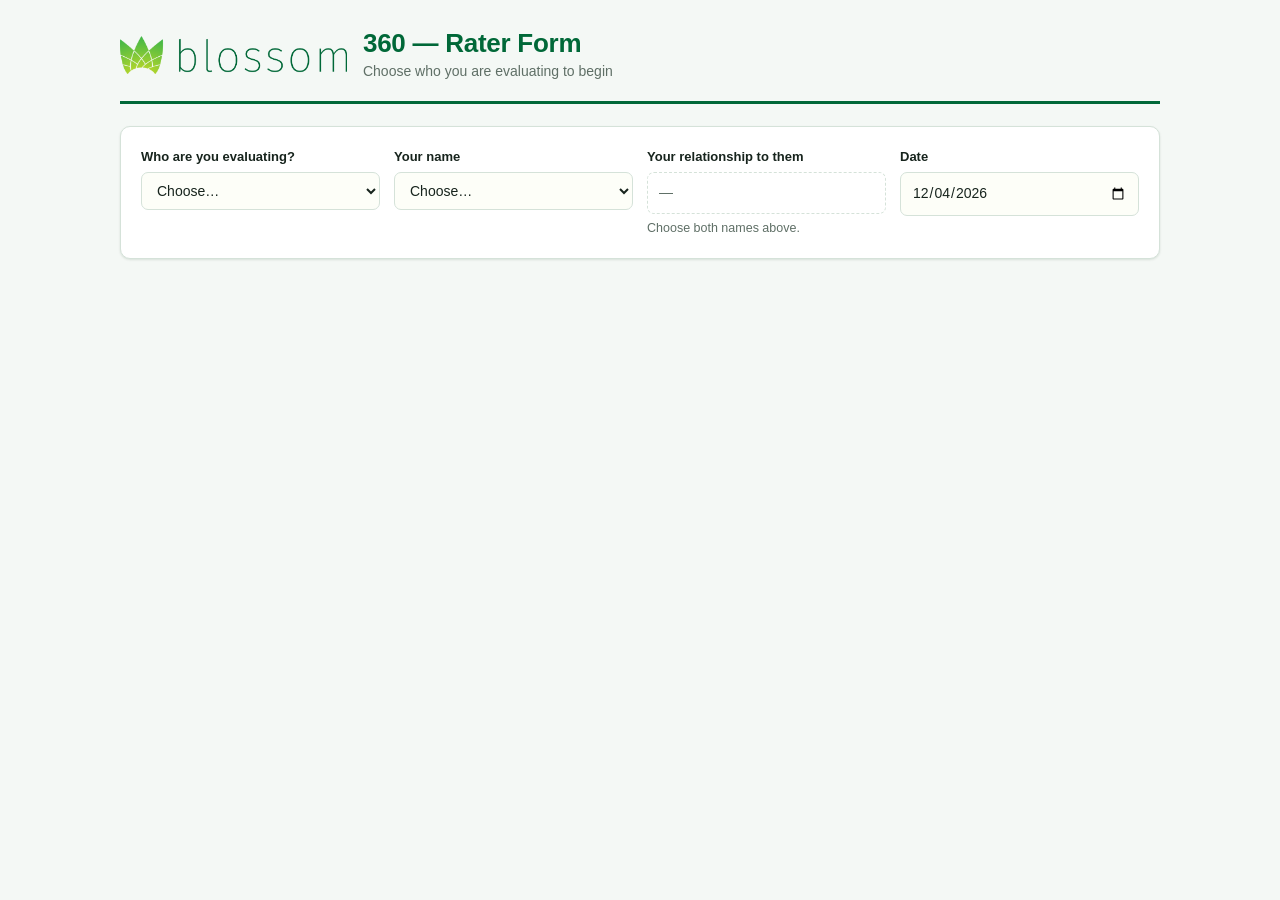
<file: index.html>
<!doctype html>
<html lang="en">
<head>
<meta charset="utf-8">
<meta name="viewport" content="width=device-width,initial-scale=1">
<meta name="robots" content="noindex,nofollow">
<title>Blossom 360 — Rater Form</title>
<link rel="icon" type="image/svg+xml" href="assets/blossom-logomark.svg">
<link rel="icon" type="image/png" sizes="64x64" href="assets/favicon-64.png">
<link rel="apple-touch-icon" href="assets/apple-touch-icon.png">
<meta name="theme-color" content="#006838">
<link rel="stylesheet" href="assets/styles.css?v=12">
</head>
<body>
<div class="wrap">
  <header class="masthead">
    <img src="assets/blossom-logo.png" alt="Blossom">
    <div class="titles">
      <h1 id="pageTitle">360 — Rater Form</h1>
      <p class="sub" id="pageSub">Choose who you are evaluating to begin</p>
    </div>
  </header>

  <div class="card">
    <div class="grid g4">
      <div>
        <label for="evaluee">Who are you evaluating?</label>
        <select id="evaluee"><option value="">Choose…</option></select>
        <div class="small muted" id="roleHint" style="margin-top:5px"></div>
      </div>
      <div>
        <label for="rater">Your name</label>
        <select id="rater"><option value="">Choose…</option></select>
      </div>
      <div>
        <label>Your relationship to them</label>
        <div class="readonly" id="relDisplay">—</div>
        <div class="small muted" id="relHint" style="margin-top:5px"></div>
      </div>
      <div>
        <label for="date">Date</label>
        <input type="date" id="date">
      </div>
    </div>
    <div id="selfNote" class="note hidden" style="margin:14px 0 0">
      You are scoring yourself. Do it as honestly as you can — the gap between how you see this and how
      everyone else does is the most useful thing the exercise produces.
    </div>
    <div id="notPaired" class="note bad hidden" style="margin:14px 0 0">
      <b><span id="npRater"></span> is not set up to rate <span id="npEvaluee"></span>.</b>
      Who rates whom is defined centrally so that everyone stays in the same group from one round to the
      next. If this pairing should exist, ask Bryan to add it.
    </div>
  </div>

  <div id="noProfile" class="note warn hidden">
    <b>No assessment is defined for <span id="npName"></span> yet.</b>
    The questions have to describe the actual job — the developer set would not fairly describe this role,
    and answering it anyway would produce numbers that look objective and mean nothing.
    Ask Bryan to have the questions for this role written first.
  </div>

  <div id="formBody" class="hidden">
    <div class="note" id="howTo">
      <b>How to score.</b> Rate each behaviour 1–5. If you haven't seen enough to judge, choose
      <b>Not observed</b> — a blank is ignored in the maths, a guess is not. The written answers at the end
      matter more than the numbers, so please spend your time there.
    </div>

    <div class="card" id="scaleCard">
      <h2>What the numbers mean</h2>
      <table class="scale" id="scaleTable"></table>
      <div id="scaleNotes"></div>
    </div>

    <div class="note small">
      <b>This is not anonymous, by design.</b> Your name is on your response, and your scores and
      written answers are shared with the person you are rating. Blossom would rather have candid
      feedback attached to a name than polite feedback from nobody — so please say the thing you
      would say to their face, and then be willing to say it to their face.
    </div>

    <div class="card tight">
      <div class="toolbar" style="margin:0">
        <div class="grow">
          <div class="small muted"><b id="progText">0 answered</b></div>
          <div class="bar" style="margin-top:6px"><i id="progBar" style="width:0%"></i></div>
        </div>
        <button class="btn ghost sm" id="jumpBtn" type="button">Jump to first unanswered</button>
      </div>
    </div>

    <div id="items"></div>

    <h2 style="margin:34px 0 4px">Three questions, in your own words</h2>
    <p class="sub">These carry more weight in the conversation than any score does.</p>
    <div class="card" id="openQs"></div>

    <div class="card hidden" id="result">
      <h2>Your response code</h2>
      <p class="small muted">Nothing was transmitted anywhere; this code <em>is</em> your response.
        It is not saved and not sent until you send it.</p>

      <div class="note">
        <b>Please send it this way:</b> click <b>Copy code</b>, then paste it into an email or a
        Slack message to Bryan. That works everywhere.
        <div class="small muted" style="margin-top:6px">
          The <b>Email it to Bryan</b> button below only works if this device opens email in a
          program like Outlook or Apple Mail. If you use Gmail or Outlook in a browser tab, the
          button may do nothing at all — use <b>Copy code</b> instead.
          Paste it as plain text, and send the whole block: it is checked on arrival and a code that
          arrives cut short or altered will be rejected.
        </div>
      </div>

      <textarea class="codebox" id="code" readonly onclick="this.select()"></textarea>
      <div class="toolbar" style="margin:12px 0 0">
        <button class="btn" id="copyBtn" type="button">Copy code</button>
        <button class="btn ghost" id="mailBtn" type="button">Email it to Bryan</button>
        <button class="btn ghost" id="editBtn" type="button">Go back and edit</button>
        <span class="small muted" id="copyMsg"></span>
      </div>
    </div>
  </div>
</div>

<div class="sticky-foot hidden" id="foot">
  <div class="inner">
    <button class="btn" id="submitBtn" type="button">Generate my response code</button>
    <span class="small muted" id="footMsg">Your answers are saved in this browser as you go.</span>
    <span class="grow"></span>
    <button class="btn ghost sm" id="clearBtn" type="button">Clear form</button>
  </div>
</div>

<script src="assets/data.js?v=12"></script>
<script src="assets/core.js?v=12"></script>
<script>
(function(){
  'use strict';
  var D = window.B360_DATA, B = window.B360, KEY = 'b360.draft.v2';
  var $ = function(id){ return document.getElementById(id); };
  var profile = null;     // the item set currently rendered
  var touched = false;

  /* ---------- selects ---------- */
  function fill(sel, opts){
    opts.forEach(function(o){
      var el = document.createElement('option');
      el.value = o[0]; el.textContent = o[1]; sel.appendChild(el);
    });
  }
  var names = D.roster.map(function(p){ return [p.name, p.role ? p.name + ' — ' + p.role : p.name]; });
  fill($('evaluee'), names);
  fill($('rater'), D.roster.map(function(p){ return [p.name, p.name]; }));
  $('date').value = new Date().toISOString().slice(0,10);

  /* ---------- render the item set for a profile ---------- */
  function relLabel(k){
    for (var i = 0; i < D.relationships.length; i++) if (D.relationships[i][0] === k) return D.relationships[i][1];
    return k;
  }

  function renderScale(p){
    var rows = p.scale.map(function(s){
      return '<tr><td class="n">' + (s.value || 'blank') + '</td>' +
             '<td class="nm">' + s.name + '</td>' +
             '<td class="ds">' + s.desc + '</td></tr>';
    }).join('');
    $('scaleTable').innerHTML =
      '<tr><th>Score</th><th>Means</th><th>What it looks like</th></tr>' + rows;
    $('scaleNotes').innerHTML = (D.scaleNotes || []).map(function(x){
      return '<p class="small" style="margin:10px 0 0"><b>' + x.label + '</b> ' + x.text + '</p>';
    }).join('');
  }

  function scaleFor(p, v){
    for (var i = 0; i < p.scale.length; i++) if (p.scale[i].value === v) return p.scale[i];
    return null;
  }

  function renderProfile(p){
    profile = p;
    if (p) renderScale(p);
    var host = $('items'); host.innerHTML = ''; $('openQs').innerHTML = '';
    if (!p) return;

    $('pageTitle').textContent = p.formTitle;
    $('pageSub').textContent = p.blurb;
    document.title = 'Blossom · ' + p.formTitle;

    p.dimensions.forEach(function(dim){
      var head = document.createElement('div');
      head.className = 'dim-head';
      head.innerHTML = '<h2></h2><div class="q"></div>' +
        '<div class="legend">1 needs development · 2 developing · <b>3 meets the bar</b> · 4 strong · 5 exceptional</div>';
      head.querySelector('h2').textContent = dim.name;
      head.querySelector('.q').textContent = dim.question;
      host.appendChild(head);

      var box = document.createElement('div');
      box.className = 'items';
      p.items.filter(function(i){ return i.dim === dim.code; }).forEach(function(it){
        var row = document.createElement('div');
        row.className = 'item'; row.id = 'row-' + it.code;
        var left = document.createElement('div');
        var code = document.createElement('div'); code.className = 'code'; code.textContent = it.code;
        var txt  = document.createElement('div'); txt.className = 'txt'; txt.textContent = it.text;
        left.appendChild(code); left.appendChild(txt);
        var right = document.createElement('div'); right.className = 'radios';
        [1,2,3,4,5].forEach(function(v){
          var sc = scaleFor(p, String(v));
          var l = document.createElement('label');
          if (sc) l.title = v + ' — ' + sc.name + '. ' + sc.desc;
          l.innerHTML = '<input type="radio" name="' + it.code + '" value="' + v + '"' +
                        (sc ? ' aria-label="' + v + ' — ' + sc.name + '"' : '') + '><span>' + v + '</span>';
          right.appendChild(l);
        });
        var naSc = scaleFor(p, '');
        var na = document.createElement('label'); na.className = 'na';
        if (naSc) na.title = 'Not observed. ' + naSc.desc;
        na.innerHTML = '<input type="radio" name="' + it.code + '" value="0" aria-label="Not observed"><span>Not obs.</span>';
        right.appendChild(na);
        row.appendChild(left); row.appendChild(right);
        box.appendChild(row);
      });
      host.appendChild(box);
    });

    p.openQuestions.forEach(function(q, i){
      var wrap = document.createElement('div');
      wrap.style.marginBottom = i < p.openQuestions.length - 1 ? '16px' : '0';
      var l = document.createElement('label'); l.setAttribute('for','q'+i); l.textContent = q;
      var t = document.createElement('textarea'); t.id = 'q'+i;
      wrap.appendChild(l); wrap.appendChild(t);
      $('openQs').appendChild(wrap);
    });
  }

  /* ---------- state ---------- */
  function readForm(){
    var scores = {}, answered = 0;
    if (profile) profile.items.forEach(function(it){
      var el = document.querySelector('input[name="' + it.code + '"]:checked');
      if (el){ answered++; if (el.value !== '0') scores[it.code] = parseInt(el.value,10); }
    });
    return {
      profile: profile ? profile.id : null,
      evaluee: $('evaluee').value, rater: $('rater').value,
      relationship: relationship, date: $('date').value,
      scores: scores, answered: answered,
      open: profile ? profile.openQuestions.map(function(_,i){ return $('q'+i) ? $('q'+i).value.trim() : ''; }) : []
    };
  }
  function progress(){
    if (!profile) return;
    var s = readForm(), n = s.answered, total = profile.items.length;
    $('progText').textContent = n + ' of ' + total + ' answered';
    $('progBar').style.width = Math.round(n / total * 100) + '%';
    document.querySelectorAll('.item').forEach(function(r){
      var done = !!document.querySelector('input[name="' + r.id.slice(4) + '"]:checked');
      r.classList.toggle('unanswered', !done && touched);
    });
  }
  function save(){
    if (!profile) return;
    var s = readForm();
    try { localStorage.setItem(KEY, JSON.stringify({
      profile: profile.id, evaluee: s.evaluee, rater: s.rater, date: s.date,
      raw: profile.items.map(function(it){
        var el = document.querySelector('input[name="' + it.code + '"]:checked');
        return el ? el.value : '';
      }).join(','), open: s.open
    })); } catch(e){}
  }
  function restore(){
    var j; try { j = JSON.parse(localStorage.getItem(KEY) || 'null'); } catch(e){ return; }
    if (!j) return;
    if (j.evaluee) $('evaluee').value = j.evaluee;
    if (j.rater) $('rater').value = j.rater;
    if (j.date) $('date').value = j.date;
    var p = B.profileFor(j.evaluee);
    if (!p || p.id !== j.profile) return;   // roster changed under them — start clean
    applyProfile(true);
    (j.raw || '').split(',').forEach(function(v, i){
      if (v === '' || !p.items[i]) return;
      var el = document.querySelector('input[name="' + p.items[i].code + '"][value="' + v + '"]');
      if (el) el.checked = true;
    });
    (j.open || []).forEach(function(v,i){ if ($('q'+i)) $('q'+i).value = v; });
  }

  /* ---------- switching who is being evaluated ---------- */
  function applyProfile(silent){
    var name = $('evaluee').value;
    var entry = name ? B.rosterEntry(name) : null;
    var p = name ? B.profileFor(name) : null;

    $('roleHint').textContent = entry && entry.role ? entry.role : (name ? 'Role not set' : '');

    if (!name){
      $('noProfile').classList.add('hidden');
      $('formBody').classList.add('hidden');
      $('foot').classList.add('hidden');
      $('pageTitle').textContent = '360 — Rater Form';
      $('pageSub').textContent = 'Choose who you are evaluating to begin';
      renderProfile(null);
      return;
    }
    if (!p){
      $('npName').textContent = name;
      $('noProfile').classList.remove('hidden');
      $('formBody').classList.add('hidden');
      $('foot').classList.add('hidden');
      $('pageTitle').textContent = name + ' — no assessment defined';
      $('pageSub').textContent = entry && entry.role ? entry.role : '';
      renderProfile(null);
      return;
    }
    $('noProfile').classList.add('hidden');
    $('formBody').classList.remove('hidden');
    $('foot').classList.remove('hidden');
    if (!profile || profile.id !== p.id){
      renderProfile(p);
      touched = false;
      $('result').classList.add('hidden');
      if (!silent) $('footMsg').textContent = 'Questions loaded for the ' + p.label + ' role.';
    }
    progress();
  }

  function answeredCount(){
    if (!profile) return 0;
    return profile.items.filter(function(it){
      return document.querySelector('input[name="' + it.code + '"]:checked'); }).length;
  }

  var lastEvaluee = '';
  $('evaluee').addEventListener('change', function(){
    var next = this.value, p = next ? B.profileFor(next) : null;
    var changesQuestions = profile && (!p || p.id !== profile.id);
    if (changesQuestions && answeredCount() > 0){
      var ok = confirm('Switching to ' + (next || 'nobody') + ' changes the questions, so your ' +
                       answeredCount() + ' current answers will be cleared. Continue?');
      if (!ok){ this.value = lastEvaluee; return; }
    }
    lastEvaluee = next;
    applyProfile();
    deriveRelationship();
    save();
  });

  /* ---------- relationship coupling ---------- */
  /* The relationship is derived from the central matrix, never asked. A rater who is a peer one
     round and a report the next would break the comparison, and it is not their call to make. */
  var relationship = null;

  function expectedRelationship(evaluee, rater){
    if (!evaluee || !rater) return null;
    if (evaluee === rater) return 'self';
    var m = (D.relationshipMap || {})[evaluee];
    return (m && m[rater]) ? m[rater] : null;
  }

  function deriveRelationship(){
    var e = $('evaluee').value, r = $('rater').value;
    var want = expectedRelationship(e, r);
    if (want && profile && profile.relationships.indexOf(want) === -1) want = null;
    relationship = want;

    $('relDisplay').textContent = want ? relLabel(want) : '—';
    $('relDisplay').classList.toggle('unset', !want);
    $('selfNote').classList.toggle('hidden', want !== 'self');

    var unpaired = !!(e && r && profile && !want);
    $('npRater').textContent = r;
    $('npEvaluee').textContent = e;
    $('notPaired').classList.toggle('hidden', !unpaired);
    $('formBody').classList.toggle('hidden', !profile || unpaired);
    $('foot').classList.toggle('hidden', !profile || unpaired);

    $('relHint').textContent = want
      ? 'Set centrally — not something you choose.'
      : (e && r ? '' : 'Choose both names above.');
  }

  /* events can be fired at non-elements (document, window); guard before matching */
  function el(ev){ var t = ev.target; return (t && t.nodeType === 1) ? t : null; }
  document.addEventListener('change', function(ev){
    var t = el(ev);
    if (t && t.id === 'evaluee') return;          // handled by its own listener
    if (t && t.matches('input[type=radio]')) touched = true;
    if (!t || t.id === 'rater') deriveRelationship();
    progress(); save();
  });
  document.addEventListener('input', function(ev){
    var t = el(ev);
    if (t && t.matches('textarea')) save();
  });

  $('jumpBtn').addEventListener('click', function(){
    touched = true; progress();
    var first = profile.items.filter(function(it){
      return !document.querySelector('input[name="' + it.code + '"]:checked'); })[0];
    if (!first){ $('footMsg').textContent = 'Everything is answered.'; return; }
    $('row-' + first.code).scrollIntoView({behavior:'smooth', block:'center'});
  });

  /* ---------- submit ---------- */
  $('submitBtn').addEventListener('click', function(){
    touched = true; progress();
    var s = readForm(), problems = [];
    if (!s.profile){ $('footMsg').textContent = 'Choose who you are evaluating first.'; return; }
    if (!s.evaluee) problems.push('who you are evaluating');
    if (!s.rater) problems.push('your name');
    if (!s.date) problems.push('the date');
    if (s.evaluee && s.rater && !s.relationship)
      problems.push(s.rater + ' is not set up to rate ' + s.evaluee + ' — ask Bryan to add the pairing');
    var missing = profile.items.length - s.answered;
    if (missing > 0)
      problems.push(missing + ' unanswered behaviour' + (missing === 1 ? '' : 's') +
        ' — choose “Not observed” if you cannot judge one');

    if (problems.length){
      $('footMsg').innerHTML = '<span style="color:var(--red)">Still needed: ' + problems.join('; ') + '.</span>';
      var firstMissing = profile.items.filter(function(it){
        return !document.querySelector('input[name="' + it.code + '"]:checked'); })[0];
      if (firstMissing) $('row-' + firstMissing.code).scrollIntoView({behavior:'smooth', block:'center'});
      else document.querySelector('.card').scrollIntoView({behavior:'smooth', block:'center'});
      return;
    }
    $('code').value = B.encode(s);
    $('result').classList.remove('hidden');
    $('footMsg').textContent = 'Code generated — copy it from the box above.';
    $('result').scrollIntoView({behavior:'smooth', block:'start'});
    window.__lastMeta = s;
  });

  $('copyBtn').addEventListener('click', function(){
    var box = $('code'); box.select();
    function ok(){ $('copyMsg').textContent = 'Copied. Now paste it to Bryan.'; setTimeout(function(){ $('copyMsg').textContent=''; }, 6000); }
    if (navigator.clipboard && navigator.clipboard.writeText){
      navigator.clipboard.writeText(box.value).then(ok, function(){ document.execCommand('copy'); ok(); });
    } else { document.execCommand('copy'); ok(); }
  });

  $('mailBtn').addEventListener('click', function(){
    var m = window.__lastMeta || {};
    var subject = '360 response — ' + (m.evaluee || '') + ' — from ' + (m.rater || '');
    var body = 'Here is my 360 response code.\n\n' + $('code').value + '\n';
    window.location.href = 'mailto:' + encodeURIComponent(D.contact) +
      '?subject=' + encodeURIComponent(subject) + '&body=' + encodeURIComponent(body);
    $('copyMsg').textContent = 'If nothing opened, use Copy code and paste it into an email to ' + D.contact + '.';
  });

  $('editBtn').addEventListener('click', function(){
    $('result').classList.add('hidden');
    window.scrollTo({top:0, behavior:'smooth'});
  });

  $('clearBtn').addEventListener('click', function(){
    if (!confirm('Clear every answer on this form? This cannot be undone.')) return;
    try { localStorage.removeItem(KEY); } catch(e){}
    location.reload();
  });

  restore();
  lastEvaluee = $('evaluee').value;
  applyProfile(true); deriveRelationship(); progress();
})();
</script>
</body>
</html>
</file>
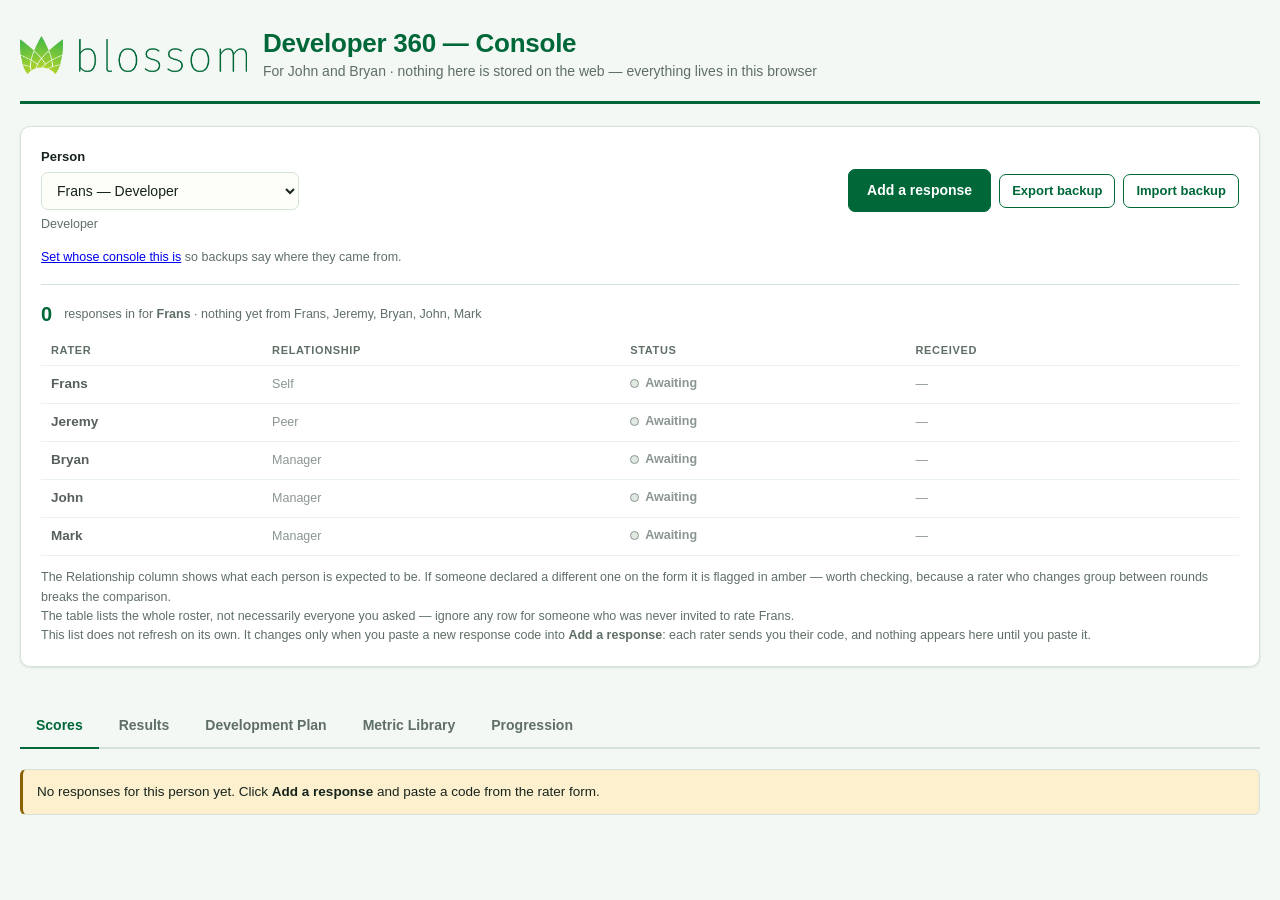
<file: console.html>
<!doctype html>
<html lang="en">
<head>
<meta charset="utf-8">
<meta name="viewport" content="width=device-width,initial-scale=1">
<meta name="robots" content="noindex,nofollow">
<title>Blossom 360 — Console</title>
<link rel="icon" type="image/svg+xml" href="assets/blossom-logomark.svg">
<link rel="icon" type="image/png" sizes="64x64" href="assets/favicon-64.png">
<link rel="apple-touch-icon" href="assets/apple-touch-icon.png">
<meta name="theme-color" content="#006838">
<link rel="stylesheet" href="assets/styles.css?v=12">
</head>
<body>
<div class="wrap wide">
  <header class="masthead">
    <img src="assets/blossom-logo.png" alt="Blossom">
    <div class="titles">
      <h1 id="pageTitle">360 — Console</h1>
      <p class="sub" id="pageSub">For John and Bryan · nothing here is stored on the web — everything lives in this browser</p>
    </div>
  </header>

  <div class="card">
    <div class="toolbar">
      <div style="min-width:220px">
        <label for="person">Person</label>
        <select id="person"></select>
        <div class="small muted" id="roleHint" style="margin-top:5px"></div>
      </div>
      <div class="grow"></div>
      <button class="btn" id="addBtn" type="button">Add a response</button>
      <button class="btn ghost sm" id="exportBtn" type="button">Export backup</button>
      <button class="btn ghost sm" id="importBtn" type="button">Import backup</button>
    </div>
    <div class="small muted" id="holderLine" style="margin-top:6px"></div>
    <div id="coverage"></div>
    <div id="addPanel" class="hidden" style="margin-top:14px;border-top:1px solid var(--line);padding-top:14px">
      <label for="paste">Paste one or more response codes (one per line)</label>
      <textarea class="codebox" id="paste" placeholder="B360-1.…"></textarea>
      <div class="toolbar" style="margin:10px 0 0">
        <button class="btn" id="saveBtn" type="button">Add</button>
        <button class="btn ghost" id="cancelBtn" type="button">Cancel</button>
        <span class="small" id="addMsg"></span>
      </div>
    </div>
    <input type="file" id="fileIn" accept="application/json" class="hidden">
  </div>

  <div class="stat" id="stats" style="margin-bottom:20px"></div>

  <div class="tabs" id="tabs">
    <button data-t="scores" class="on">Scores</button>
    <button data-t="results">Results</button>
    <button data-t="plan">Development Plan</button>
    <button data-t="metrics">Metric Library</button>
    <button data-t="prog">Progression</button>
  </div>

  <div id="noProfile" class="note warn hidden">
    <b>No assessment is defined for <span id="npName"></span> yet.</b>
    Each role needs its own questions — the developer set would not fairly describe this job.
    Nothing can be scored here until those questions are written.
  </div>

  <div id="empty" class="note warn hidden">
    No responses for this person yet. Click <b>Add a response</b> and paste a code from the rater form.
  </div>

  <div id="v-scores" class="view"></div>
  <div id="v-results" class="view hidden"></div>
  <div id="v-plan" class="view hidden"></div>
  <div id="v-metrics" class="view hidden"></div>
  <div id="v-prog" class="view hidden"></div>
</div>

<script src="assets/data.js?v=12"></script>
<script src="assets/core.js?v=12"></script>
<script>
(function(){
  'use strict';
  var D = window.B360_DATA, B = window.B360, KEY = 'b360.console.v1';
  /* Whose console this is. Deliberately NOT part of the exported store: importing a
     backup should never rename the machine you imported it onto. */
  var HOLDER_KEY = 'b360.console.holder';
  var $ = function(id){ return document.getElementById(id); };
  var esc = function(s){ var d = document.createElement('div'); d.textContent = s == null ? '' : s; return d.innerHTML; };

  var store = load();
  function load(){
    try {
      var j = JSON.parse(localStorage.getItem(KEY) || 'null');
      if (j && j.responses) {
        j.plan = j.plan || {}; j.snapshots = j.snapshots || []; j.readings = j.readings || {};
        j.targets = j.targets || {}; j.checkins = j.checkins || {};
        return j;
      }
    } catch(e){}
    return { responses: [], plan: {}, snapshots: [], readings: {}, targets: {}, checkins: {} };
  }
  function save(){ try { localStorage.setItem(KEY, JSON.stringify(store)); } catch(e){ alert('Could not save to this browser: ' + e.message); } }

  var person = D.roster[0].name;
  var tab = 'scores';

  /* ---------- header ---------- */
  D.roster.forEach(function(p){
    var o = document.createElement('option');
    o.value = p.name; o.textContent = p.role ? p.name + ' — ' + p.role : p.name;
    $('person').appendChild(o);
  });
  $('person').value = person;
  $('person').addEventListener('change', function(){ person = this.value; render(); });

  $('addBtn').addEventListener('click', function(){
    $('addPanel').classList.toggle('hidden');
    if (!$('addPanel').classList.contains('hidden')) $('paste').focus();
  });
  $('cancelBtn').addEventListener('click', function(){
    $('addPanel').classList.add('hidden'); $('paste').value=''; $('addMsg').textContent='';
  });

  $('saveBtn').addEventListener('click', function(){
    var lines = $('paste').value.split(/\r?\n/).map(function(s){ return s.trim(); }).filter(Boolean);
    if (!lines.length){ msg('Paste at least one code first.', true); return; }
    var added = 0, replaced = 0, errs = [];
    lines.forEach(function(line, i){
      var r;
      try { r = B.decode(line); }
      catch(e){ errs.push('Line ' + (i+1) + ': ' + e.message); return; }
      var want = B.profileFor(r.evaluee);
      if (!want){
        errs.push('Line ' + (i+1) + ': that response is for ' + r.evaluee + ', who has no assessment defined here.');
        return;
      }
      if (want.id !== r.profile){
        errs.push('Line ' + (i+1) + ': answered against the ' + r.profile + ' form, but ' + r.evaluee +
                  ' is now set up as ' + want.label + '. Mixing the two would score them against the wrong questions.');
        return;
      }
      var ix = store.responses.findIndex(function(x){ return x.id === r.id; });
      if (ix >= 0){ store.responses[ix] = r; replaced++; } else { store.responses.push(r); added++; }
    });
    save();
    var parts = [];
    if (added) parts.push(added + ' added');
    if (replaced) parts.push(replaced + ' replaced (same person, rater and date)');
    msg((parts.join(', ') || 'Nothing added') + (errs.length ? ' — ' + errs.join(' · ') : ''), errs.length > 0);
    if (added || replaced){ $('paste').value = ''; render(); }
  });
  function msg(t, bad){ $('addMsg').innerHTML = '<span style="color:' + (bad ? 'var(--red)' : 'var(--green)') + '">' + esc(t) + '</span>'; }

  function getHolder(){ try { return localStorage.getItem(HOLDER_KEY) || ''; } catch(e){ return ''; } }
  function setHolder(v){ try { localStorage.setItem(HOLDER_KEY, v); } catch(e){} renderHolder(); }
  function slug(v){ return String(v||'').toLowerCase().replace(/[^a-z0-9]+/g,'-').replace(/^-|-$/g,''); }
  function askHolder(){
    var v = (prompt('Whose console is this? Your first name goes in the backup filename, so ' +
                    'whoever opens it can see where it came from.', getHolder()) || '').trim();
    if (v) setHolder(v);
    return getHolder();
  }
  function renderHolder(){
    var h = getHolder();
    $('holderLine').innerHTML = h
      ? 'This console belongs to <b>' + esc(h) + '</b> — backups are named for you. ' +
        '<a href="#" id="holderEdit">change</a>'
      : '<a href="#" id="holderEdit">Set whose console this is</a> so backups say where they came from.';
    var e = $('holderEdit');
    if (e) e.addEventListener('click', function(ev){ ev.preventDefault(); askHolder(); });
  }
  renderHolder();

  function stamp(){
    /* Local time, not UTC — a backup taken at 4pm should not be filed under the next day. */
    var d = new Date(), p = function(n){ return (n < 10 ? '0' : '') + n; };
    return d.getFullYear() + '-' + p(d.getMonth()+1) + '-' + p(d.getDate()) +
           '_' + p(d.getHours()) + p(d.getMinutes());
  }

  $('exportBtn').addEventListener('click', function(){
    var who = getHolder() || askHolder();
    var blob = new Blob([JSON.stringify(store, null, 2)], {type:'application/json'});
    var a = document.createElement('a');
    a.href = URL.createObjectURL(blob);
    /* Date, time and holder: never collides, sorts newest last, and says who to ask. */
    a.download = 'blossom-360_' + stamp() + (who ? '_' + slug(who) : '') + '.json';
    a.click(); URL.revokeObjectURL(a.href);
  });
  $('importBtn').addEventListener('click', function(){ $('fileIn').click(); });
  $('fileIn').addEventListener('change', function(){
    var f = this.files[0]; if (!f) return;
    var fr = new FileReader();
    fr.onload = function(){
      try {
        var j = JSON.parse(fr.result);
        if (!j.responses) throw new Error('That file does not look like a Blossom 360 backup.');
        var n = (j.responses || []).length;
        if (!confirm('Replace everything currently in this browser with the ' + n +
                     ' response(s) in ' + f.name + '?\n\nThis cannot be undone. Anything ' +
                     'entered here and not in that file will be lost.')) return;
        store = { responses: j.responses||[], plan: j.plan||{}, snapshots: j.snapshots||[],
                  readings: j.readings||{}, targets: j.targets||{}, checkins: j.checkins||{} };
        save(); render();
      } catch(e){ alert('Could not import: ' + e.message); }
    };
    fr.readAsText(f); this.value = '';
  });

  $('tabs').addEventListener('click', function(e){
    if (!e.target || e.target.nodeType !== 1) return;
    if (!e.target || e.target.nodeType !== 1) return;
    var b = e.target.closest('button'); if (!b) return;
    tab = b.dataset.t;
    Array.prototype.forEach.call($('tabs').children, function(x){ x.classList.toggle('on', x === b); });
    showTab();
  });
  function showTab(){
    ['scores','results','plan','metrics','prog'].forEach(function(t){
      $('v-'+t).classList.toggle('hidden', t !== tab);
    });
  }

  /* ---------- helpers ---------- */
  function mine(){
    var p = B.profileFor(person);
    return store.responses.filter(function(r){ return r.evaluee === person && p && r.profile === p.id; });
  }
  function td(v, cls){ return '<td class="c ' + (cls||'') + '">' + v + '</td>'; }
  function bandCell(v){ return td(B.fmt(v), B.band(v)); }

  function expectedRelationship(evaluee, rater){
    if (!evaluee || !rater) return null;
    if (evaluee === rater) return 'self';
    var m = (D.relationshipMap || {})[evaluee];
    return (m && m[rater]) ? m[rater] : null;
  }

  function relLabel(k){ var f = D.relationships.filter(function(r){ return r[0]===k; })[0]; return f ? f[1] : k; }

  /* ---------- render ---------- */
  function render(){
    var entry = B.rosterEntry(person), profile = B.profileFor(person);
    $('roleHint').textContent = entry && entry.role ? entry.role : 'Role not set';
    $('pageTitle').textContent = profile ? profile.consoleTitle : (person + ' — no assessment defined');
    $('pageSub').textContent = profile
      ? 'For John and Bryan · nothing here is stored on the web — everything lives in this browser'
      : 'This role needs its own questions before anything can be scored';
    document.title = 'Blossom · ' + (profile ? profile.consoleTitle : '360 — Console');

    $('noProfile').classList.toggle('hidden', !!profile);
    $('npName').textContent = person;
    $('tabs').classList.toggle('hidden', !profile);
    if (!profile){
      ['scores','results','plan','metrics','prog'].forEach(function(t){ $('v-'+t).innerHTML = ''; });
      $('coverage').innerHTML = ''; $('stats').innerHTML = '';
      $('empty').classList.add('hidden');
      return;
    }

    var rs = mine();
    renderCoverage(rs);

    var m = rs.length ? B.score(rs, profile) : null;
    $('empty').classList.toggle('hidden', rs.length > 0);

    $('stats').innerHTML = !m ? '' : [
      ['Responses', m.counts.total],
      [m.counts.report ? 'Self / Mgr / Peer / Report' : 'Self / Mgr / Peer',
       m.counts.self + ' / ' + m.counts.manager + ' / ' + m.counts.peer +
       (m.counts.report ? ' / ' + m.counts.report : '')],
      ['Overall (others)', B.fmt(m.overall.others)],
      ['Overall blind spot', B.signed(m.overall.blind)]
    ].map(function(s){ return '<div><div class="k">' + s[0] + '</div><div class="v">' + s[1] + '</div></div>'; }).join('');

    renderScores(m, rs); renderResults(m); renderPlan(m); renderMetrics(); renderProg(m);
    showTab();
  }

  document.addEventListener('click', function(e){
    if (!e.target || e.target.nodeType !== 1) return;
    var del = e.target.closest('[data-del]');
    if (del){
      var id = del.dataset.del;
      var r = store.responses.filter(function(x){ return x.id === id; })[0];
      if (!r) return;
      if (!confirm('Remove ' + r.rater + '’s response for ' + r.evaluee + '? You can re-add it from the original code.')) return;
      store.responses = store.responses.filter(function(x){ return x.id !== id; });
      save(); render();
    }
  });

  /* ---------- rater coverage ---------- */
  function renderCoverage(rs){
    var byRater = {};
    rs.forEach(function(r){ byRater[r.rater] = r; });
    var received = rs.length;

    var rows = D.roster.map(function(rp){
      var name = rp.name;
      var r = byRater[name];
      var want = expectedRelationship(person, name);
      if (r){
        var mismatch = want && want !== r.relationship;
        return '<tr><td class="who">' + esc(name) + '</td>' +
               '<td>' + esc(relLabel(r.relationship)) +
               (mismatch ? '<div class="small" style="color:var(--amber)">expected ' +
                           esc(relLabel(want)) + '</div>' : '') + '</td>' +
               '<td><span class="status in"><span class="dot"></span>Received</span></td>' +
               '<td class="small muted">' + esc(r.date || '—') + '</td>' +
               '<td class="right"><button class="btn ghost sm" data-del="' + esc(r.id) + '">Remove</button></td></tr>';
      }
      return '<tr class="awaiting"><td class="who">' + esc(name) + '</td>' +
             '<td class="small muted">' + esc(want ? relLabel(want) : '—') + '</td>' +
             '<td><span class="status out"><span class="dot"></span>Awaiting</span></td>' +
             '<td class="small muted">—</td><td></td></tr>';
    }).join('');

    var warn = '';
    if (received){
      var hasSelf = rs.some(function(r){ return r.relationship === 'self'; });
      var hasOther = rs.some(function(r){ return r.relationship !== 'self'; });
      var bits = [];
      if (!hasSelf) bits.push('No self-assessment yet — the blind-spot column stays empty until ' + esc(person) + ' scores themselves, and that column is the point of the exercise.');
      if (!hasOther) bits.push('Only a self-assessment so far — every score below is ' + esc(person) + ' rating themselves, so nothing here is a 360 yet.');
      var othersCount = rs.filter(function(r){ return r.relationship !== 'self'; }).length;
      if (othersCount > 0 && othersCount < 3) bits.push('Only ' + othersCount + ' rater' + (othersCount === 1 ? '' : 's') +
        ' besides the self-score. One strong opinion moves these averages a long way — treat the ranking as provisional until more arrive.');
      if (bits.length) warn = '<div class="note warn small" style="margin:12px 0 0">' + bits.join('<br>') + '</div>';
    }

    var outstanding = D.roster.map(function(rp){ return rp.name; }).filter(function(n){ return !byRater[n]; });

    $('coverage').innerHTML =
      '<div style="margin-top:16px;border-top:1px solid var(--line);padding-top:14px">' +
      '<div class="covbar"><span class="frac">' + received + '</span>' +
      '<span class="small muted">response' + (received === 1 ? '' : 's') + ' in for <b>' + esc(person) + '</b>' +
      (outstanding.length ? ' · nothing yet from ' + esc(outstanding.join(', ')) : ' · everyone on the roster has responded') +
      '</span></div>' +
      '<table class="cov"><tr><th>Rater</th><th>Relationship</th><th>Status</th><th>Received</th><th></th></tr>' +
      rows + '</table>' + warn +
      '<p class="small muted" style="margin:12px 0 0">The Relationship column shows what each person is expected to be. ' +
      'If someone declared a different one on the form it is flagged in amber — worth checking, because a rater who ' +
      'changes group between rounds breaks the comparison.<br>' +
      'The table lists the whole roster, not necessarily everyone you asked — ignore ' +
      'any row for someone who was never invited to rate ' + esc(person) + '.<br>' +
      'This list does not refresh on its own. It changes only when you paste a new response code into <b>Add a response</b>: ' +
      'each rater sends you their code, and nothing appears here until you paste it.</p>' +
      '</div>';
  }

  /* ---------- 1. SCORES ---------- */
  function renderScores(m, rs){
    if (!m){ $('v-scores').innerHTML = ''; return; }
    var hasReports = m.counts.report > 0;
    var head = '<tr><th>Code</th><th>Behaviour</th><th class="c">Imp.</th>' +
      rs.map(function(r){ return '<th class="c">' + esc(r.rater) + '<br><span style="font-weight:400;opacity:.8">' + esc(relLabel(r.relationship)) + '</span></th>'; }).join('') +
      '<th class="c">Others</th><th class="c">Mgr</th><th class="c">Peer</th>' +
      (hasReports ? '<th class="c">Report</th>' : '') +
      '<th class="c">Blind spot</th><th class="c">Gap</th><th class="c">Rank</th></tr>';

    var body = '';
    m.profile.dimensions.forEach(function(dim){
      body += '<tr><td colspan="' + (10 + rs.length + (hasReports ? 1 : 0)) + '" style="background:var(--accent-soft);font-weight:700;color:var(--navy)">' +
              esc(dim.name) + '</td></tr>';
      m.rows.filter(function(r){ return r.dim === dim.code; }).forEach(function(row){
        var impCls = 'pill i' + row.importance;
        var impTxt = row.importance === 3 ? 'critical' : (row.importance === 2 ? 'important' : 'helpful');
        body += '<tr>' +
          '<td class="c small muted">' + row.code + '</td>' +
          '<td>' + esc(row.text) + '</td>' +
          '<td class="c"><span class="' + impCls + '">' + impTxt + '</span></td>' +
          rs.map(function(r){
            var v = r.scores[row.code];
            return td(v === undefined ? '<span class="muted">—</span>' : v, v === undefined ? '' : B.band(v));
          }).join('') +
          bandCell(row.others) + bandCell(row.mgr) + bandCell(row.peer) +
          (hasReports ? bandCell(row.report) : '') +
          td(B.signed(row.blind), (row.blind !== null && row.blind >= 1) ? 'b-red' : '') +
          td(B.fmt(row.gap)) +
          td(row.rank && row.rank <= 5 ? '<b>' + row.rank + '</b>' : (row.rank || '—'), row.rank && row.rank <= 5 ? 'b-amb' : '') +
        '</tr>';
      });
    });

    var open = '';
    if (rs.some(function(r){ return (r.open||[]).some(function(t){ return t; }); })){
      open = '<div class="card" style="margin-top:18px"><h2>Written answers</h2>' +
        m.profile.openQuestions.map(function(q, qi){
          var any = rs.filter(function(r){ return (r.open||[])[qi]; });
          if (!any.length) return '';
          return '<h3 style="margin-top:16px">' + esc(q) + '</h3>' + any.map(function(r){
            return '<div style="margin:0 0 10px;padding-left:12px;border-left:3px solid var(--line)">' +
              '<div class="small muted"><b>' + esc(r.rater) + '</b> · ' + esc(relLabel(r.relationship)) + '</div>' +
              '<div>' + esc(r.open[qi]).replace(/\n/g,'<br>') + '</div></div>';
          }).join('');
        }).join('') + '</div>';
    }

    $('v-scores').innerHTML =
      '<div class="note small">Gap = importance × (5 − others’ average). Blank cells are ignored, never counted as zero. ' +
      '“Others” excludes the self-score, so nobody can lift their own result. Blind spot ≥ +1.00 is shaded.</div>' +
      '<div class="scroll"><table>' + head + body + '</table></div>' + open;
  }

  /* ---------- 2. RESULTS ---------- */
  function renderResults(m){
    if (!m){ $('v-results').innerHTML = ''; return; }
    var hasReports = m.counts.report > 0;
    var rows = m.dims.concat([m.overall]).map(function(d){
      var isTot = d.name === 'OVERALL';
      return '<tr' + (isTot ? ' style="font-weight:700;background:var(--line-soft)"' : '') + '>' +
        '<td>' + esc(d.name) + '</td>' +
        bandCell(d.self) + bandCell(d.mgr) + bandCell(d.peer) +
        (hasReports ? bandCell(d.report) : '') + bandCell(d.others) +
        td(d.pct === null ? '—' : Math.round(d.pct*100) + '%') +
        td(B.signed(d.blind), (d.blind !== null && d.blind >= 0.75) ? 'b-red' : '') +
        '<td class="small muted">' + esc(d.question || '') + '</td></tr>';
    }).join('');

    var bs = m.blindSpots.slice(0,5).map(function(r,i){
      return '<tr><td class="c">' + (i+1) + '</td><td class="c small muted">' + r.code + '</td><td>' + esc(r.text) + '</td>' +
        td(B.fmt(r.self)) + td(B.fmt(r.others)) + td(B.signed(r.blind), r.blind >= 1 ? 'b-red' : '') + '</tr>';
    }).join('');

    $('v-results').innerHTML =
      lensCard(m, hasReports) +
      '<div class="card"><h2>By dimension</h2>' +
      '<p class="sub">Red under 3.0 · amber 3.0–3.9 · green 4.0 and up.</p>' +
      '<div class="scroll"><table><tr><th>Dimension</th><th class="c">Self</th><th class="c">Mgr</th><th class="c">Peer</th>' +
      (hasReports ? '<th class="c">Report</th>' : '') +
      '<th class="c">Others avg</th><th class="c">% of 5</th><th class="c">Blind spot</th><th>What it answers</th></tr>' +
      rows + '</table></div></div>' +
      '<div class="grid g2">' +
        '<div class="card"><h2>' + radarTitle(m) + '</h2>' + radar(m) + '</div>' +
        '<div class="card"><h2>Biggest blind spots</h2>' +
        '<p class="sub">Where ' + esc(person) + ' rates themselves furthest above everyone else.</p>' +
        '<div class="scroll" style="max-height:none"><table><tr><th class="c">#</th><th class="c">Code</th><th>Behaviour</th>' +
        '<th class="c">Self</th><th class="c">Others</th><th class="c">Gap</th></tr>' + bs + '</table></div>' +
        '<p class="small muted" style="margin-top:10px">A blind spot of +1.00 or more is worth raising even when the ' +
        'absolute score is fine — the disagreement about reality is the problem.</p></div>' +
      '</div>';
  }

  /* The four lenses — the same answers grouped John's way rather than by dimension.
     Sits above the dimension table because it is the coarser read: which KIND of thing
     is going wrong, before you look at where. */
  function lensCard(m, hasReports){
    if (!m.lenses || !m.lenses.length) return '';
    var rows = m.lenses.map(function(L){
      var worst = L.worst
        ? '<span class="small muted">' + L.worst.code + ' — ' + esc(L.worst.text) + '</span>'
        : '<span class="small muted">—</span>';
      return '<tr>' +
        '<td><b>' + esc(L.name) + '</b><div class="small muted" style="margin-top:3px">' +
          esc(L.question) + '</div></td>' +
        '<td class="c small muted">' + L.count + (L.criticals ? ' · ' + L.criticals + ' crit' : '') + '</td>' +
        bandCell(L.self) + bandCell(L.mgr) + bandCell(L.peer) +
        (hasReports ? bandCell(L.report) : '') + bandCell(L.others) +
        td(B.signed(L.blind), (L.blind !== null && L.blind >= 0.75) ? 'b-red' : '') +
        '<td>' + worst + '</td></tr>';
    }).join('');
    return '<div class="card"><h2>The four lenses</h2>' +
      '<p class="sub">Every behaviour belongs to exactly one lens, so these four are the whole set ' +
      'read a second way — not extra questions. Use them to see <i>what kind</i> of thing is going ' +
      'wrong before looking at where.</p>' +
      '<div class="scroll"><table><tr><th>Lens</th><th class="c">Items</th><th class="c">Self</th>' +
      '<th class="c">Mgr</th><th class="c">Peer</th>' + (hasReports ? '<th class="c">Report</th>' : '') +
      '<th class="c">Others avg</th><th class="c">Blind spot</th><th>Weakest behaviour in it</th></tr>' +
      rows + '</table></div>' +
      '<p class="small muted" style="margin-top:10px">The lens scores average the behaviours inside ' +
      'them, so a lens carrying more items moves more slowly than a single behaviour does. ' +
      'A lens is a place to look, not a verdict.</p></div>';
  }

  function radarTitle(m){
    var parts = ['Self'];
    if (m.counts.manager) parts.push('Managers');
    if (m.counts.peer) parts.push('Peers');
    if (m.counts.report) parts.push('Reports');
    return parts.length > 1 ? parts.join(' vs. ') : 'Self-assessment only';
  }

  function radar(m){
    var W = 420, H = 360, cx = W/2, cy = H/2 + 6, R = 118, n = m.dims.length;
    /* self gets the warm contrast — it is the line you read against the other two */
    var series = [
      {key:'self',  label:'Self',     color:'#b4653a'},
      {key:'mgr',   label:'Managers', color:'#006838'},
      {key:'peer',  label:'Peers',    color:'#8a9a00'},
      {key:'report',label:'Reports',  color:'#3f7f9e'}
    ].filter(function(s){ return m.dims.some(function(d){ return d[s.key] !== null; }); });
    function pt(i, v){
      var a = -Math.PI/2 + i * 2*Math.PI/n, r = R * (Math.max(0, Math.min(5, v)) / 5);
      return [cx + r*Math.cos(a), cy + r*Math.sin(a)];
    }
    var g = '';
    [1,2,3,4,5].forEach(function(ring){
      var pts = m.dims.map(function(_,i){ return pt(i, ring).join(','); }).join(' ');
      g += '<polygon points="' + pts + '" fill="none" stroke="var(--line)" stroke-width="1"' +
           (ring===5?' ':' stroke-dasharray="2,3"') + '/>';
    });
    m.dims.forEach(function(d,i){
      var p = pt(i,5);
      g += '<line x1="'+cx+'" y1="'+cy+'" x2="'+p[0]+'" y2="'+p[1]+'" stroke="var(--line)" stroke-width="1"/>';
      var lp = pt(i, 6.05), anchor = Math.abs(lp[0]-cx) < 12 ? 'middle' : (lp[0] > cx ? 'start' : 'end');
      var words = d.name.split(' '), lines = [], cur = '';
      words.forEach(function(w){ if ((cur+' '+w).trim().length > 14){ lines.push(cur.trim()); cur = w; } else cur += ' ' + w; });
      lines.push(cur.trim());
      lines.forEach(function(ln, li){
        g += '<text x="'+lp[0]+'" y="'+(lp[1] + li*11 - (lines.length-1)*5)+'" text-anchor="'+anchor+
             '" font-size="10.5" fill="var(--muted)">'+esc(ln)+'</text>';
      });
    });
    series.forEach(function(s){
      var vals = m.dims.map(function(d){ return d[s.key]; });
      if (vals.some(function(v){ return v === null; })) return;
      var pts = vals.map(function(v,i){ return pt(i,v).join(','); }).join(' ');
      g += '<polygon points="'+pts+'" fill="'+s.color+'" fill-opacity=".10" stroke="'+s.color+'" stroke-width="2"/>';
      vals.forEach(function(v,i){ var p = pt(i,v); g += '<circle cx="'+p[0]+'" cy="'+p[1]+'" r="3.2" fill="'+s.color+'"/>'; });
    });
    var legend = series.map(function(s){
      return '<span style="margin-right:14px;font-size:12.5px"><span style="display:inline-block;width:10px;height:10px;' +
             'background:'+s.color+';border-radius:2px;margin-right:5px"></span>'+s.label+'</span>';
    }).join('');
    return '<svg viewBox="0 0 '+W+' '+H+'" style="width:100%;height:auto;max-width:'+W+'px;display:block;margin:0 auto">'+g+'</svg>' +
           '<div style="text-align:center;margin-top:4px">'+legend+'</div>' +
           '<p class="small muted" style="text-align:center;margin:8px 0 0">Scale 1–5, outer ring = 5. A series is hidden when that group has not scored every dimension.</p>';
  }

  /* ---------- 3. DEVELOPMENT PLAN ---------- */
  /* The plan is the agenda for the monthly conversation, not a spreadsheet. The number that
     gets committed to lives on Progression at dimension level, where it is steady enough to
     mean something — one rater nudging one item moves that item by 0.25. */
  var PLAN_FIELDS = [['goal','6-month goal'],
                     ['change','What we will see instead'],
                     ['owner','Who is watching']];
  function renderPlan(m){
    if (!m){ $('v-plan').innerHTML = ''; return; }
    store.plan[person] = store.plan[person] || {};
    var rows = m.top5.map(function(r, i){
      var met = m.profile.metrics[r.code] || {};
      var saved = store.plan[person][r.code] || {};
      return '<tr>' +
        '<td class="c"><b>' + (i+1) + '</b></td>' +
        '<td class="c small muted">' + r.code + '</td>' +
        '<td><b>' + esc(r.text) + '</b><div class="small muted" style="margin-top:3px">Self ' + B.fmt(r.self) +
          ' · Others ' + B.fmt(r.others) + ' · Blind spot ' + B.signed(r.blind) + ' · Gap ' + B.fmt(r.gap) + '</div></td>' +
        '<td class="small">' + esc(met.metric || '') + '</td>' +
        td(B.fmt(r.others), B.band(r.others)) +
        PLAN_FIELDS.map(function(f){
          var v = saved[f[0]] !== undefined ? saved[f[0]] : '';
          var narrow = f[0] === 'goal';
          return '<td><input type="text" data-plan="' + r.code + '" data-f="' + f[0] + '" value="' +
                 esc(v) + '" placeholder="' + (f[0]==='change' ? 'e.g. Jeremy stops having to ask him to explain it'
                                             : f[0]==='goal' ? '—' : '') +
                 '" style="font-size:12.5px;padding:5px 7px;' +
                 (narrow ? 'width:64px;text-align:center' : 'min-width:190px') + '"></td>';
        }).join('') +
      '</tr>';
    }).join('');

    var tieNote = '';
    if (m.tie && m.tie.count > 1){
      var contested = m.tie.contested.join(', ');
      tieNote = '<div class="note warn small"><b>' + m.tie.count + ' items tie at the cut line</b> ' +
        '(gap ' + B.fmt(m.tie.gap) + '): ' + esc(contested) + '. Which of these takes the last slot was decided by the ' +
        'tie-break rule — importance, then blind spot, then item order — not by the data. Treat the fifth item as a ' +
        'judgement call for you and John, and consider swapping it for another from that list if one matters more. ' +
        'Ties are normal with a handful of raters and whole-number scores.</div>';
    }
    $('v-plan').innerHTML =
      '<div class="note small">These five were selected by gap score — nobody picked them. ' +
      'This is the <b>agenda for your monthly one-to-one</b>, not a spreadsheet: describe the ' +
      'change you expect to see in words, and who will notice it. Nothing here is counted. ' +
      'The number you commit to lives on <b>Progression</b>, at dimension level, where a single ' +
      'rater changing their mind cannot swing it. Saves as you type.</div>' + tieNote +
      '<div class="scroll"><table><tr><th class="c">#</th><th class="c">Code</th><th>Behaviour</th>' +
      '<th>Worth asking about</th><th class="c">Score now</th>' +
      PLAN_FIELDS.map(function(f){ return '<th>' + f[1] + '</th>'; }).join('') + '</tr>' +
      rows + '</table></div>' +
      '<div class="card" style="margin-top:18px"><h2>Rules that make this work</h2>' +
      [['Five, not fifteen','Anything past five stops being a plan and becomes a performance file. If a sixth matters more later, retire one.'],
       ['Baseline before target','Measure two to four weeks of the current reality before setting the target. A target set from a guess gets argued about instead of hit.'],
       ['They keep the log', esc(person) + ' records the readings; John or Bryan verify monthly. Someone who won’t track it is telling you something.'],
       ['Monthly, 30 minutes','Read the numbers, not the impressions. “Three surprises last month, zero this month” ends an argument that “communication is better” cannot.'],
       ['Re-run at 90 and 180 days','Same thirty-six items, same raters. Save a snapshot on the Progression tab each time.'],
       ['Name the bar up front','Agree what result counts as done before they start — otherwise it is a moving goalpost.']]
      .map(function(x){ return '<p style="margin:0 0 9px"><b>' + x[0] + '.</b> <span class="small">' + x[1] + '</span></p>'; }).join('') +
      '</div>';
  }

  document.addEventListener('input', function(e){
    if (!e.target || e.target.nodeType !== 1) return;
    var el = e.target.closest('[data-plan]');
    if (el){
      store.plan[person] = store.plan[person] || {};
      store.plan[person][el.dataset.plan] = store.plan[person][el.dataset.plan] || {};
      store.plan[person][el.dataset.plan][el.dataset.f] = el.value;
      save();
      if (el.dataset.f === 'goal'){
        /* the views render once and are only shown/hidden, so Progression's copy of this
           number has to be updated here rather than waiting for the next render() */
        var code = el.dataset.plan;
        var cell = document.querySelector('[data-goalfor="' + code + '"]');
        if (cell) cell.textContent = el.value || '—';
        var dcell = document.querySelector('[data-idist="' + code + '"]');
        if (dcell){
          var sn = store.snapshots.filter(function(x){ return x.person === person; });
          var latest = null;
          for (var i = sn.length - 1; i >= 0; i--){
            if (sn[i].items && sn[i].items[code] !== undefined){ latest = sn[i].items[code]; break; }
          }
          var gv = parseFloat(el.value);
          dcell.textContent = (isNaN(gv) || latest === null) ? ''
                            : (gv - latest <= 0 ? 'met' : '+' + (gv - latest).toFixed(2) + ' to go');
        }
      }
      return;
    }
    var g = e.target.closest('[data-goal]');
    if (g){
      store.targets[person] = store.targets[person] || {};
      store.targets[person][g.dataset.goal] = g.value;
      save();
      /* showTab() only toggles visibility, so the distance cell next to it has to be
         recomputed here rather than waiting for the next render(). */
      var snaps = store.snapshots.filter(function(x){ return x.person === person; });
      var last = snaps[snaps.length - 1];
      var now = !last ? null : (g.dataset.goal === 'overall' ? last.overall : last.dims[g.dataset.goal]);
      var cell = document.querySelector('[data-togo="' + g.dataset.goal + '"]');
      if (cell){
        var t = parseFloat(g.value);
        cell.textContent = (isNaN(t) || now === null || now === undefined) ? ''
                         : (t - now <= 0 ? 'met' : '+' + (t - now).toFixed(2) + ' to go');
      }
    }
  });

  /* ---------- monthly check-ins ---------- */
  document.addEventListener('click', function(e){
    if (!e.target || e.target.nodeType !== 1) return;
    if (e.target.id === 'ciAdd'){
      var d = ($('ciDate').value || '').trim(), n = ($('ciNote').value || '').trim();
      if (!d || !n){ alert('A check-in needs both a date and a note.'); return; }
      store.checkins[person] = store.checkins[person] || [];
      store.checkins[person].push({ date: d, note: n });
      save(); render(); tab = 'prog'; showTab();
      return;
    }
    var del = e.target.closest('[data-cidel]');
    if (del){
      var key = del.dataset.cidel;
      if (!confirm('Remove this check-in note?')) return;
      store.checkins[person] = (store.checkins[person] || []).filter(function(c){
        return (c.date + '|' + c.note) !== key; });
      save(); render(); tab = 'prog'; showTab();
    }
  });

  /* ---------- 4. METRIC LIBRARY ---------- */
  function renderMetrics(){
    var profile = B.profileFor(person);
    if (!profile){ $('v-metrics').innerHTML = ''; return; }
    var rows = '';
    profile.dimensions.forEach(function(dim){
      rows += '<tr><td colspan="6" style="background:var(--accent-soft);font-weight:700;color:var(--navy)">' + esc(dim.name) + '</td></tr>';
      profile.items.filter(function(i){ return i.dim === dim.code; }).forEach(function(it){
        var m = profile.metrics[it.code] || {};
        var impTxt = it.importance === 3 ? 'critical' : (it.importance === 2 ? 'important' : 'helpful');
        rows += '<tr><td class="c small muted">' + it.code + '</td><td>' + esc(it.text) +
          '<div style="margin-top:3px"><span class="pill i' + it.importance + '">' + impTxt + '</span></div></td>' +
          '<td class="small">' + esc(m.metric||'') + '</td><td class="c small">' + esc(m.target||'') + '</td>' +
          '<td class="c small">' + esc(m.cadence||'') + '</td><td class="small">' + esc(m.source||'') + '</td></tr>';
      });
    });
    $('v-metrics').innerHTML =
      '<div class="note small"><b>Reference only — nothing here is entered anywhere.</b> A concrete way of ' +
      'thinking about each of the thirty-six behaviours, useful for framing the question at a one-to-one: ' +
      '“has anyone had to ask you to explain your code this month?” is a good question and a bad ' +
      'spreadsheet cell. Progress is measured by re-running the assessment, not by keeping a tally.</div>' +
      '<div class="scroll"><table><tr><th class="c">Code</th><th>Behaviour</th><th>Suggested quantifiable metric</th>' +
      '<th class="c">Target</th><th class="c">Cadence</th><th>How to capture it</th></tr>' + rows + '</table></div>';
  }

  /* ---------- 5. PROGRESSION ---------- */
  function renderProg(m){
    var snaps = store.snapshots.filter(function(s){ return s.person === person; });
    var head = '<div class="card"><div class="toolbar" style="margin:0">' +
      '<div class="grow"><h2 style="margin:0">Progression</h2>' +
      '<span class="small muted">Re-run the 360 every two months and save a snapshot each time. ' +
      'Set the six-month goal once, in the column on the right.</span></div>' +
      '<input type="text" id="snapLabel" placeholder="Label, e.g. Baseline" style="width:190px">' +
      '<button class="btn sm" id="snapBtn" type="button"' + (m ? '' : ' disabled') + '>Save snapshot</button></div></div>';

    var table = '', chart = '';
    if (snaps.length){
      var cols = snaps.map(function(s){ return '<th class="c">' + esc(s.label) + '<br><span style="font-weight:400;opacity:.8">' + esc(s.date) + '</span></th>'; }).join('');
      var pdims = (B.profileFor(person)||{dimensions:[]}).dimensions;
      var goals = store.targets[person] = store.targets[person] || {};
      var last = snaps[snaps.length - 1];
      /* how far the latest snapshot still is from the goal — the only number worth reading
         between rounds, and the reason the goal sits at dimension level rather than per item */
      function goalCell(key, now){
        var g = goals[key] === undefined ? '' : goals[key];
        var toGo = (g !== '' && now !== null && now !== undefined && !isNaN(parseFloat(g)))
          ? (parseFloat(g) - now) : null;
        return '<td><input type="text" data-goal="' + key + '" value="' + esc(g) +
               '" placeholder="—" style="width:62px;font-size:12.5px;padding:5px 6px;text-align:center"></td>' +
               '<td class="c small muted" data-togo="' + key + '">' +
               (toGo === null ? '' : (toGo <= 0 ? 'met' : '+' + toGo.toFixed(2) + ' to go')) + '</td>';
      }
      var body = pdims.map(function(d){
        return '<tr><td>' + esc(d.name) + '</td>' + snaps.map(function(s){
          var v = s.dims[d.code]; return td(B.fmt(v), B.band(v));
        }).join('') + goalCell(d.code, last.dims[d.code]) + '</tr>';
      }).join('') +
      '<tr style="font-weight:700;background:var(--line-soft)"><td>Overall</td>' +
        snaps.map(function(s){ return td(B.fmt(s.overall), B.band(s.overall)); }).join('') +
        goalCell('overall', last.overall) + '</tr>';
      table = '<div class="card"><div class="scroll" style="max-height:none"><table><tr><th>Dimension (others’ average)</th>' + cols +
              '<th class="c">6-month goal</th><th class="c">Distance</th></tr>' + body + '</table></div>' +
              '<div class="toolbar" style="margin:12px 0 0">' + snaps.map(function(s,i){
                return '<button class="btn ghost sm" data-snapdel="' + i + '">Delete “' + esc(s.label) + '”</button>'; }).join('') + '</div></div>';
      chart = '<div class="card">' + lineChart(snaps) + '</div>';
    } else {
      table = '<div class="note warn">No snapshots yet' + (m ? ' — give it a label and click <b>Save snapshot</b> to record today’s scores as the baseline.' : '. Add responses first.') + '</div>';
    }

    /* The five plan items tracked round by round against the goal typed on the Development
       Plan. Read directionally: with four raters one of them shifting one item by a point
       moves it 0.25, so 3.4 against a 3.5 goal is not a miss. */
    var itemTable = '';
    if (m && m.top5.length && snaps.length){
      var pl = store.plan[person] || {};
      var icols = snaps.map(function(sn){
        return '<th class="c">' + esc(sn.label) + '</th>'; }).join('');
      var irows = m.top5.map(function(r){
        var goal = (pl[r.code] || {}).goal;
        var g = parseFloat(goal);
        var latest = null;
        for (var i = snaps.length - 1; i >= 0; i--){
          if (snaps[i].items && snaps[i].items[r.code] !== undefined){ latest = snaps[i].items[r.code]; break; }
        }
        var dist = (!isNaN(g) && latest !== null) ? (g - latest) : null;
        return '<tr><td class="c small muted">' + r.code + '</td>' +
          '<td><b>' + esc(r.text) + '</b></td>' +
          '<td class="c" data-goalfor="' + r.code + '">' + (goal ? esc(goal) : '—') + '</td>' +
          snaps.map(function(sn){
            var v = (sn.items || {})[r.code];
            return v === undefined ? '<td class="c small muted" title="This snapshot predates ' +
                   'per-item tracking">—</td>' : td(B.fmt(v), B.band(v));
          }).join('') +
          '<td class="c small muted" data-idist="' + r.code + '">' +
          (dist === null ? '' : (dist <= 0 ? 'met' : '+' + dist.toFixed(2) + ' to go')) + '</td></tr>';
      }).join('');
      itemTable = '<div class="card"><h2>The five items, round by round</h2>' +
        '<p class="sub">Goals are typed on the Development Plan and shown here. Read them ' +
        'directionally — a single rater changing their mind moves an item by 0.25, so landing ' +
        'just short is not a miss. The dimension goals above are the steadier judgement.</p>' +
        '<div class="scroll" style="max-height:none"><table><tr><th class="c">Code</th>' +
        '<th>Behaviour</th><th class="c">6-month goal</th>' + icols + '<th class="c">Distance</th></tr>' +
        irows + '</table></div></div>';
    }

    /* Monthly check-in log. Replaces the metric readings grid: between rounds nothing is
       counted, the five plan items are talked about, and this is where that gets recorded. */
    store.checkins[person] = store.checkins[person] || [];
    var logs = store.checkins[person];
    var readings = '<div class="card"><h2>Monthly check-ins</h2>' +
      '<p class="sub">The 360 runs every two months; the plan gets discussed every month. ' +
      'Note what you talked about — nothing here is scored, it is the record of the conversation.</p>' +
      '<div class="toolbar" style="margin:0 0 12px">' +
      '<input type="date" id="ciDate" style="width:170px">' +
      '<input type="text" id="ciNote" placeholder="What did you discuss? What changed?" class="grow">' +
      '<button class="btn sm" id="ciAdd" type="button">Add</button></div>' +
      (logs.length
        ? '<div class="scroll" style="max-height:none"><table><tr><th style="width:120px">Date</th>' +
          '<th>Notes</th><th style="width:90px"></th></tr>' +
          logs.slice().sort(function(a,b){ return a.date < b.date ? 1 : -1; }).map(function(c){
            return '<tr><td class="small muted">' + esc(c.date) + '</td><td>' + esc(c.note) + '</td>' +
              '<td class="right"><button class="btn ghost sm" data-cidel="' + esc(c.date + '|' + c.note) +
              '">Remove</button></td></tr>';
          }).join('') + '</table></div>'
        : '<div class="note small">No check-ins recorded yet.</div>') +
      '</div>';

    $('v-prog').innerHTML = head + chart + table + itemTable + readings;

    var sb = $('snapBtn');
    if (sb) sb.addEventListener('click', function(){
      if (!m) return;
      var label = ($('snapLabel').value || '').trim();
      if (!label){ alert('Give the snapshot a label first — e.g. “Baseline” or “+90 days”.'); return; }
      var dims = {}, items = {};
      m.dims.forEach(function(d){ dims[d.code] = d.others; });
      /* per-item scores as well as dimensions — an item-level goal on the plan needs
         something to be measured against at each round */
      m.rows.forEach(function(r){ if (r.others !== null) items[r.code] = r.others; });
      store.snapshots.push({
        person: person, label: label, date: new Date().toISOString().slice(0,10),
        dims: dims, overall: m.overall.others, items: items
      });
      save(); render(); tab = 'prog'; showTab();
    });
  }

  document.addEventListener('click', function(e){
    if (!e.target || e.target.nodeType !== 1) return;
    var b = e.target.closest('[data-snapdel]');
    if (!b) return;
    var snaps = store.snapshots.filter(function(s){ return s.person === person; });
    var target = snaps[parseInt(b.dataset.snapdel,10)];
    if (!target) return;
    if (!confirm('Delete the snapshot “' + target.label + '”?')) return;
    store.snapshots.splice(store.snapshots.indexOf(target), 1);
    save(); render(); tab = 'prog'; showTab();
  });

  function lineChart(snaps){
    var W = 760, H = 300, L = 46, Rr = 18, T = 16, Bm = 42;
    var pw = W - L - Rr, ph = H - T - Bm;
    var colors = ['#006838','#b4653a','#8a9a00','#3f7f9e','#9c4f6c'];
    var legend = [];
    var n = snaps.length;
    function x(i){ return n === 1 ? L + pw/2 : L + i * pw / (n - 1); }
    function y(v){ return T + ph - ((v - 1) / 4) * ph; }
    var g = '';
    [1,2,3,4,5].forEach(function(v){
      g += '<line x1="'+L+'" y1="'+y(v)+'" x2="'+(L+pw)+'" y2="'+y(v)+'" stroke="var(--line)" stroke-width="1"/>' +
           '<text x="'+(L-8)+'" y="'+(y(v)+3.5)+'" text-anchor="end" font-size="11" fill="var(--muted)">'+v+'</text>';
    });
    snaps.forEach(function(s,i){
      g += '<text x="'+x(i)+'" y="'+(H-Bm+18)+'" text-anchor="middle" font-size="11" fill="var(--muted)">'+esc(s.label)+'</text>' +
           '<text x="'+x(i)+'" y="'+(H-Bm+31)+'" text-anchor="middle" font-size="9.5" fill="var(--muted)" opacity=".75">'+esc(s.date)+'</text>';
    });
    (B.profileFor(person)||{dimensions:[]}).dimensions.forEach(function(d, di){
      var pts = snaps.map(function(s,i){ return s.dims[d.code] === null || s.dims[d.code] === undefined ? null : [x(i), y(s.dims[d.code])]; });
      var valid = pts.filter(Boolean);
      if (!valid.length) return;
      var c = colors[di % colors.length];
      if (valid.length > 1) g += '<polyline points="'+valid.map(function(p){return p.join(',');}).join(' ')+'" fill="none" stroke="'+c+'" stroke-width="2"/>';
      valid.forEach(function(p){ g += '<circle cx="'+p[0]+'" cy="'+p[1]+'" r="3.4" fill="'+c+'"/>'; });
      legend.push('<span style="margin:0 16px 4px 0;display:inline-block;font-size:12.5px;white-space:nowrap">' +
        '<span style="display:inline-block;width:10px;height:10px;background:'+c+';border-radius:2px;margin-right:5px"></span>' +
        esc(d.name) + '</span>');
    });
    return '<svg viewBox="0 0 '+W+' '+H+'" style="width:100%;height:auto;display:block">'+g+'</svg>' +
           '<div style="margin:8px 0 0">'+legend.join('')+'</div>' +
           '<p class="small muted" style="margin:6px 0 0">Others’ average by dimension, 1–5.</p>';
  }

  render();
})();
</script>
</body>
</html>
</file>
<file: assets/styles.css>
/* Blossom 360 — shared styles */
:root{
  /* Blossom brand: deep green #006838 · mid green #39b54a · lime #d7df23 */
  --brand:#006838; --brand-mid:#39b54a; --brand-lime:#d7df23;
  --ink:#17241d; --muted:#5f6f66; --line:#d5e2d9; --line-soft:#eaf2ec;
  --bg:#f4f8f5; --card:#ffffff; --navy:#006838; --accent:#006838; --accent-soft:#e6f2ea;
  --red:#a8342a; --red-bg:#fae2df; --amber:#8a6100; --amber-bg:#fdf0cf;
  --green:#1f6b3a; --green-bg:#d6ecd8; --input:#fdfef8;
  --shadow:0 1px 2px rgba(0,50,25,.05),0 1px 3px rgba(0,50,25,.07);
  --radius:10px;
}
@media (prefers-color-scheme: dark){
  :root{
    /* the deep brand green is unreadable on a dark ground — lift toward the mid green */
    --brand:#5cc47f; --brand-mid:#39b54a; --brand-lime:#d7df23;
    --ink:#e4ede7; --muted:#93a89b; --line:#2b3a31; --line-soft:#1f2b24;
    --bg:#0e1512; --card:#151f1a; --navy:#6cc48f; --accent:#3f9b68; --accent-soft:#17281e;
    --red:#f0a79b; --red-bg:#3a1f1b; --amber:#e8c473; --amber-bg:#332a12;
    --green:#8fd4a3; --green-bg:#15301f; --input:#1a2620; --shadow:none;
  }
}
*{box-sizing:border-box}
::selection{background:rgba(57,181,74,.30)}
.btn{-webkit-user-select:none;user-select:none}
html{-webkit-text-size-adjust:100%}
body{margin:0;background:var(--bg);color:var(--ink);
  font:15px/1.55 -apple-system,BlinkMacSystemFont,"Segoe UI",Inter,Roboto,Helvetica,Arial,sans-serif;}
.wrap{max-width:1080px;margin:0 auto;padding:28px 20px 40px}
.wrap.wide{max-width:1320px}
h1{font-size:26px;line-height:1.2;margin:0 0 6px;color:var(--navy);letter-spacing:-.01em}
h2{font-size:18px;margin:0 0 4px;color:var(--navy)}
h3{font-size:14px;margin:0 0 8px;text-transform:uppercase;letter-spacing:.06em;color:var(--muted)}
p{margin:0 0 12px}
.sub{color:var(--muted);font-size:14px;margin:0 0 20px}
.card{background:var(--card);border:1px solid var(--line);border-radius:var(--radius);
  padding:20px;margin:0 0 18px;box-shadow:var(--shadow)}
.card.tight{padding:14px 16px}
.note{background:var(--accent-soft);border:1px solid var(--line);border-left:3px solid var(--brand-mid);
  border-radius:6px;padding:12px 14px;font-size:13.5px;color:var(--ink);margin:0 0 16px}
.note.warn{background:var(--amber-bg);border-left-color:var(--amber)}
.note.bad{background:var(--red-bg);border-left-color:var(--red)}
label{display:block;font-weight:600;font-size:13px;margin:0 0 5px}
select,input[type=text],input[type=date],textarea{
  width:100%;padding:9px 11px;border:1px solid var(--line);border-radius:7px;
  background:var(--input);color:var(--ink);font:inherit;font-size:14px}
select:focus,input:focus,textarea:focus{outline:2px solid var(--accent);outline-offset:-1px;border-color:var(--accent)}
textarea{min-height:78px;resize:vertical;line-height:1.5}
.grid{display:grid;gap:14px}
.grid.g2{grid-template-columns:1fr 1fr}
.grid.g4{grid-template-columns:repeat(4,1fr)}
@media(max-width:720px){.grid.g2,.grid.g4{grid-template-columns:1fr}}
.btn{display:inline-block;border:1px solid var(--accent);background:var(--accent);color:#fff;
  padding:10px 18px;border-radius:7px;font:inherit;font-weight:600;font-size:14px;cursor:pointer}
.btn:hover{filter:brightness(1.07)}
.btn.ghost{background:transparent;color:var(--accent)}
.btn.sm{padding:6px 12px;font-size:13px}
.btn.danger{border-color:var(--red);background:transparent;color:var(--red)}
.btn:disabled{opacity:.5;cursor:not-allowed}
.dim-head{background:var(--brand);color:#fff;border-radius:8px 8px 0 0;padding:12px 16px;margin:26px 0 0;
  border-left:4px solid var(--brand-lime)}
.dim-head h2{color:#fff;margin:0;font-size:16px}
.dim-head .q{color:#c7e6d3;font-size:13px;margin-top:2px}
@media (prefers-color-scheme: dark){
  .dim-head{background:#1d3a2a;border-left-color:var(--brand-mid)}
  .dim-head h2{color:#e4ede7}.dim-head .q{color:#93a89b}
}
.items{border:1px solid var(--line);border-top:0;border-radius:0 0 8px 8px;background:var(--card);overflow:hidden}
.item{display:grid;grid-template-columns:1fr 320px;gap:16px;padding:13px 16px;border-top:1px solid var(--line-soft);align-items:center}
.item:first-child{border-top:0}
.item.unanswered{background:linear-gradient(90deg,var(--amber-bg),transparent 60%)}
.item .txt{font-size:14px}
.item .code{color:var(--muted);font-size:11px;font-weight:600;letter-spacing:.04em}
.radios{display:flex;gap:4px;align-items:center;justify-content:flex-end;flex-wrap:wrap}
.radios label{position:relative;display:flex;align-items:center;justify-content:center;margin:0;
  border:1px solid var(--line);border-radius:7px;height:34px;width:42px;cursor:pointer;
  font-weight:600;font-size:14px;background:var(--card);transition:.12s;user-select:none}
.radios label:hover{border-color:var(--accent);background:var(--accent-soft)}
.radios label.na{width:64px;font-size:11px;font-weight:600;color:var(--muted);line-height:1.15;text-align:center}
/* keep the input focusable for keyboard/screen-reader use, but let the chip show state */
.radios input{position:absolute;inset:0;width:100%;height:100%;margin:0;opacity:0;cursor:pointer}
.radios label:has(input:checked){background:var(--accent);border-color:var(--accent);color:#fff}
.radios label.na:has(input:checked){background:var(--muted);border-color:var(--muted);color:#fff}
.radios label:has(input:focus-visible){outline:2px solid var(--accent);outline-offset:2px}
@media(max-width:720px){.item{grid-template-columns:1fr}.radios{justify-content:flex-start}}
table{width:100%;border-collapse:collapse;font-size:13px}
th{background:var(--accent);color:#fff;text-align:left;padding:8px 10px;font-size:12px;font-weight:600;
  position:sticky;top:0;z-index:2}
th.c,td.c{text-align:center}
td{padding:7px 10px;border-bottom:1px solid var(--line-soft);vertical-align:top}
tbody tr:hover{background:var(--accent-soft)}
.scroll{overflow-x:auto;border:1px solid var(--line);border-radius:8px;background:var(--card);max-height:640px;overflow-y:auto}
.b-red{background:var(--red-bg);color:var(--red);font-weight:600}
.b-amb{background:var(--amber-bg);color:var(--amber);font-weight:600}
.b-grn{background:var(--green-bg);color:var(--green);font-weight:600}
.pill{display:inline-block;padding:1px 7px;border-radius:99px;font-size:11px;font-weight:700;letter-spacing:.02em}
.pill.i3{background:var(--red-bg);color:var(--red)}
.pill.i2{background:var(--accent-soft);color:var(--accent)}
.pill.i1{background:var(--line-soft);color:var(--muted)}
.tabs{display:flex;gap:4px;flex-wrap:wrap;border-bottom:2px solid var(--line);margin:0 0 20px}
.tabs button{border:0;background:transparent;color:var(--muted);font:inherit;font-weight:600;font-size:14px;
  padding:10px 16px;cursor:pointer;border-bottom:2px solid transparent;margin-bottom:-2px;
  -webkit-user-select:none;user-select:none}
.tabs button.on{color:var(--accent);border-bottom-color:var(--accent)}
.codebox{width:100%;font:12px/1.5 ui-monospace,SFMono-Regular,Menlo,monospace;padding:12px;
  border:1px solid var(--line);border-radius:7px;background:var(--input);color:var(--ink);min-height:130px;word-break:break-all}
.stat{display:flex;gap:18px;flex-wrap:wrap}
.stat div{flex:1;min-width:120px;background:var(--card);border:1px solid var(--line);border-radius:8px;padding:12px 14px}
.stat .k{font-size:11px;text-transform:uppercase;letter-spacing:.06em;color:var(--muted)}
.stat .v{font-size:22px;font-weight:700;color:var(--navy);line-height:1.2}
.muted{color:var(--muted)}
.small{font-size:12.5px}
.right{text-align:right}
.hidden{display:none!important}
.bar{height:7px;border-radius:99px;background:var(--line-soft);overflow:hidden}
.bar i{display:block;height:100%;background:var(--accent)}
.toolbar{display:flex;gap:8px;align-items:center;flex-wrap:wrap;margin:0 0 14px}
.toolbar .grow{flex:1}
.chip{display:inline-flex;align-items:center;gap:6px;background:var(--accent-soft);border:1px solid var(--line);
  border-radius:99px;padding:4px 6px 4px 12px;font-size:12.5px;margin:0 6px 6px 0}
.chip b{font-weight:600}
.chip button{border:0;background:transparent;color:var(--muted);cursor:pointer;font-size:15px;line-height:1;padding:2px 5px;border-radius:99px}
.chip button:hover{background:var(--red-bg);color:var(--red)}
/* sits outside .wrap, so it is full-bleed on its own — no negative margins */
.sticky-foot{position:sticky;bottom:0;width:100%;background:var(--card);border-top:1px solid var(--line);
  padding:14px 20px;box-shadow:0 -2px 8px rgba(16,24,40,.06);z-index:5}
.sticky-foot .inner{max-width:1080px;margin:0 auto;display:flex;gap:14px;align-items:center;flex-wrap:wrap}

/* ---- masthead ---- */
.masthead{display:flex;align-items:center;gap:16px;padding:0 0 18px;margin:0 0 22px;
  border-bottom:3px solid var(--brand)}
.masthead::after{content:"";position:absolute}
.masthead img{height:38px;width:auto;display:block;flex:none}
.masthead .titles{min-width:0}
.masthead h1{margin:0 0 2px}
.masthead .sub{margin:0}
@media (prefers-color-scheme: dark){
  /* the wordmark is dark green on transparent — lift it so it reads on the dark ground */
  .masthead img{filter:brightness(1.9) saturate(1.15)}
}
@media(max-width:640px){
  .masthead{flex-direction:column;align-items:flex-start;gap:10px}
  .masthead img{height:32px}
}

/* ---- rater coverage ---- */
.cov{width:100%;border-collapse:collapse;font-size:13.5px}
.cov th{background:transparent;color:var(--muted);font-size:11px;text-transform:uppercase;
  letter-spacing:.06em;padding:0 10px 6px;position:static;text-align:left}
.cov td{padding:8px 10px;border-top:1px solid var(--line-soft);vertical-align:middle}
.cov tr.awaiting td{opacity:.72}
.cov .who{font-weight:600}
.status{display:inline-flex;align-items:center;gap:6px;font-weight:600;font-size:12.5px}
.status .dot{width:9px;height:9px;border-radius:99px;display:inline-block}
.status.in .dot{background:var(--brand-mid)}
.status.in{color:var(--green)}
.status.out .dot{background:var(--line);border:1px solid var(--muted)}
.status.out{color:var(--muted)}
.covbar{display:flex;align-items:center;gap:12px;flex-wrap:wrap;margin:0 0 12px}
.covbar .frac{font-size:20px;font-weight:700;color:var(--brand)}
@media (prefers-color-scheme: dark){.covbar .frac{color:var(--brand)}}

/* ---- scoring scale ---- */
table.scale{width:100%;border-collapse:collapse;font-size:13.5px;margin:4px 0 0}
table.scale th{background:transparent;color:var(--muted);font-size:11px;text-transform:uppercase;
  letter-spacing:.06em;padding:0 10px 6px;position:static;text-align:left}
table.scale td{padding:8px 10px;border-top:1px solid var(--line-soft);vertical-align:top}
table.scale td.n{width:56px;text-align:center;font-weight:700;font-size:16px;color:var(--brand)}
table.scale td.nm{width:210px;font-weight:600}
table.scale td.ds{color:var(--muted)}
table.scale tr:nth-child(4) td{background:var(--accent-soft)}   /* the "3" row — the expected score */
@media(max-width:640px){
  /* stack each score into a block: "5  Exceptional" then the description under it */
  table.scale,table.scale tbody,table.scale tr,table.scale td{display:block;width:auto}
  table.scale tr:first-child{display:none}           /* column headers add nothing once stacked */
  table.scale tr{border-top:1px solid var(--line-soft);padding:10px 2px}
  table.scale tr:first-of-type{border-top:0}
  table.scale td{border-top:0;padding:0}
  table.scale td.n{display:inline-block;width:auto;margin-right:9px;text-align:left;font-size:17px}
  table.scale td.nm{display:inline;font-weight:700}
  table.scale td.ds{display:block;margin-top:4px}
}
.dim-head .legend{margin-top:6px;font-size:11.5px;color:#c7e6d3;opacity:.9}
.dim-head .legend b{color:#fff}
@media (prefers-color-scheme: dark){
  .dim-head .legend{color:var(--muted)}
  .dim-head .legend b{color:var(--ink)}
}

/* read-only field (the derived relationship) */
.readonly{padding:9px 11px;border:1px dashed var(--line);border-radius:7px;background:transparent;
  color:var(--ink);font-size:14px;font-weight:600}
.readonly.unset{color:var(--muted);font-weight:400}
</file>
